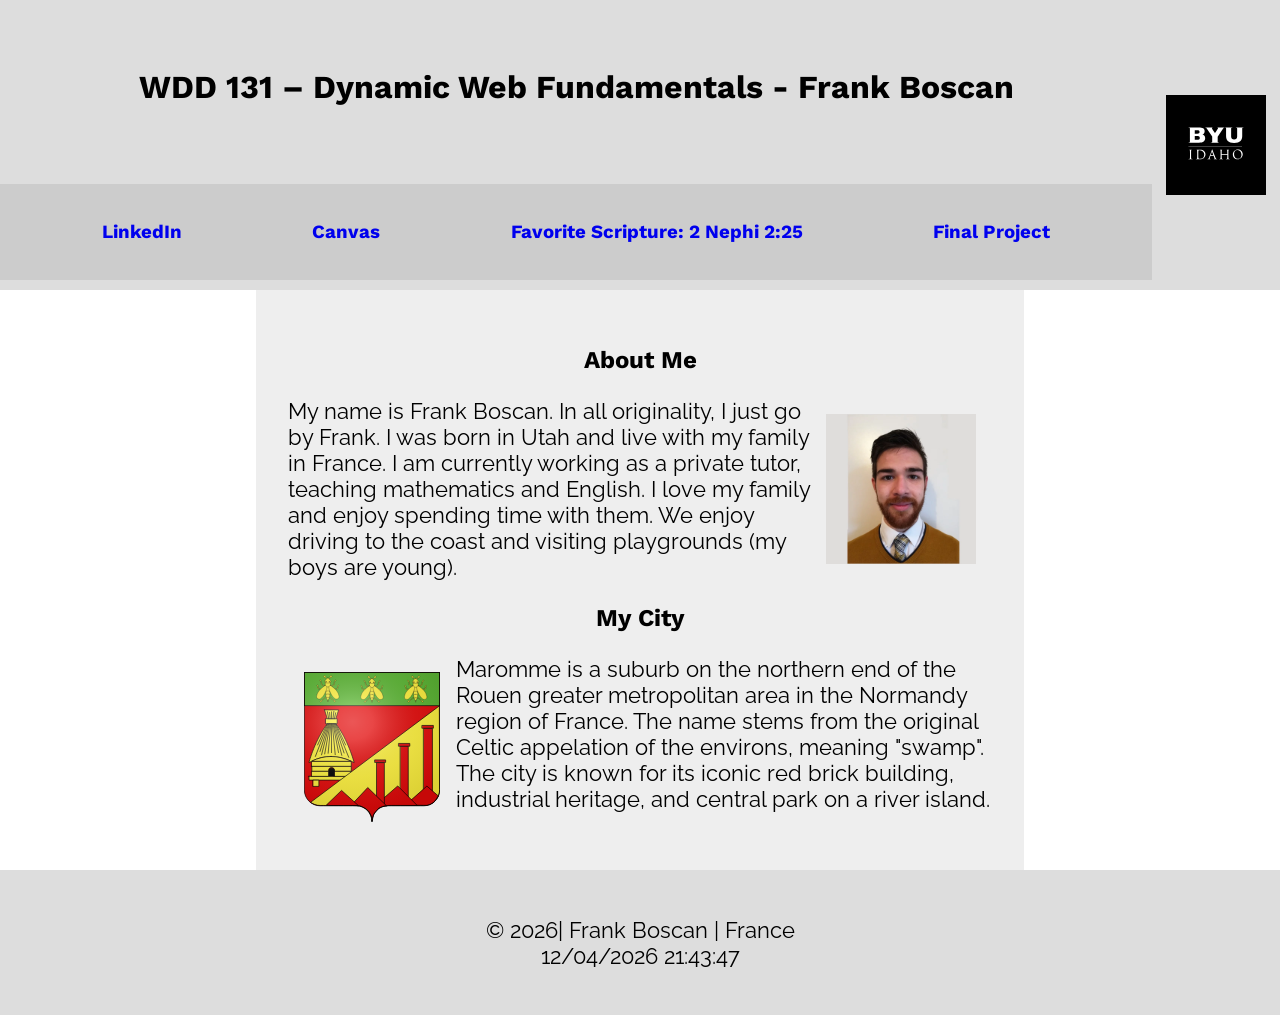
<file: week01/index.html>
<!DOCTYPE html>
<html lang="en">
  <head>
    <meta charset="UTF-8">
    <meta name="viewport" content="width=device-width, initial-scale=1.0">
    <meta name="description" content="course: WDD 131 – Dynamic Web Fundamentals, author: Frank Ronald Boscan. This is the webpage built over the course of the class, focusing on basic HTML, CSS, and Javascript.">
    <meta name="author" content="Frank Boscan">
    <title>WDD 131 – Dynamic Web Fundamentals – Frank Boscan</title>
    <link rel="stylesheet" href="styles/base.css">
    <link rel="preconnect" href="https://fonts.googleapis.com">
    <link rel="preconnect" href="https://fonts.gstatic.com" crossorigin>
    <link href="https://fonts.googleapis.com/css2?family=Raleway:ital,wght@0,100..900;1,100..900&family=Work+Sans:ital,wght@0,100..900;1,100..900&display=swap" rel="stylesheet">
    <script src="scripts/getdates.js" defer></script>
  </head>
  <body>
    <header>
      <span id="course-title">
        <h1>WDD 131 – Dynamic Web Fundamentals - <strong>Frank Boscan</strong></h1>
      </span>
      <img src="images/byui-logo.svg" alt="BYU-Idaho logo" height="100" width="auto" id="logo">
      <h3>
        <nav>
          <a href="https://www.linkedin.com/">LinkedIn</a>
          <a href="https://byupw.instructure.com/">Canvas</a>
          <a href="https://www.churchofjesuschrist.org/study/scriptures/bofm/2-ne/2?lang=eng&id=p25#p25">Favorite Scripture: 2 Nephi 2:25</a>
          <a href="#project">Final Project</a>
        </nav>
      </h3>
    </header>
    <main>
      <section class="card">
        <h2>About Me</h2>
        <img src="images/profile.webp" alt="profile picture" width="auto" height="150">
        <p>My name is Frank Boscan. In all originality, I just go by Frank. I was born in Utah and live with my family in France. I am currently working as a private tutor, teaching mathematics and English. I love my family and enjoy spending time with them. We enjoy driving to the coast and visiting playgrounds (my boys are young).</p>
      </section>
      <section class="card">
        <h2>My City</h2>
        <img src="images/blason-maromme.svg" alt="city coat of arms" width="auto" height="150">
        <p>Maromme is a suburb on the northern end of the Rouen greater metropolitan area in the Normandy region of France. The name stems from the original Celtic appelation of the environs, meaning "swamp". The city is known for its iconic red brick building, industrial heritage, and central park on a river island.</p>
      </section>
    </main>
    <footer>
      <p>© <span id="currentyear"></span>| Frank Boscan | France</p>
      <p id="lastModified"></p>
    </footer>
  </body>
</html>
</file>
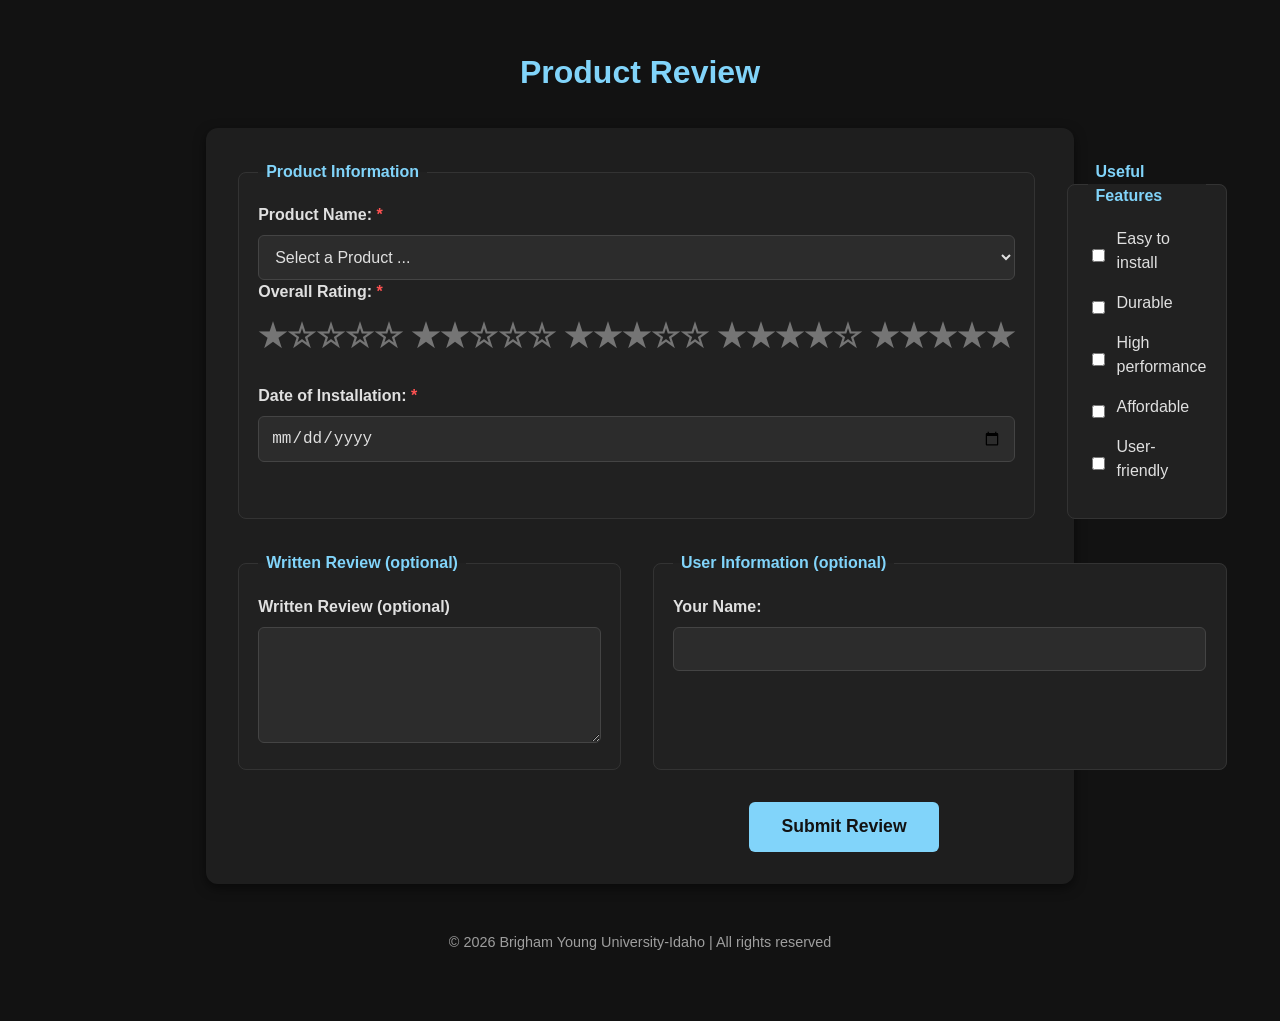
<file: form.html>
<!DOCTYPE html>
<html lang="en">
<head>
    <meta charset="UTF-8">
    <meta name="viewport" content="width=device-width, initial-scale=1.0">
    <meta name="description" content="Submit your review for our products including flux capacitor, power laces, and more. Rate and share your experience.">
    <meta name="author" content="Frank Boscan">
    <title>Product Review Form</title>
    <link rel="stylesheet" href="styles/form.css">
    <script src="scripts/form.js" defer></script>
</head>
<body>
    <header>
        <h1>Product Review</h1>
    </header>

    <main>
        <form action="review.html" method="get" novalidate>
            <fieldset>
                <legend>Product Information</legend>

                <label for="product">Product Name: <span class="required">*</span></label>
                <select id="product" name="product" required>
                    <option value="" disabled selected>Select a Product ...</option>
                </select>

                <label>Overall Rating: <span class="required">*</span></label>
                <div class="rating" role="radiogroup" aria-labelledby="rating-label">
                    <span id="rating-label" class="screenreader-only">Overall Rating</span>
                    <div>
                        <input type="radio" id="rate5" name="rating" value="5" required>
                        <label for="rate5">★★★★★</label>
                    </div>
                    <div>
                        <input type="radio" id="rate4" name="rating" value="4" required>
                        <label for="rate4">★★★★☆</label>
                    </div>
                    <div>
                        <input type="radio" id="rate3" name="rating" value="3" required>
                        <label for="rate3">★★★☆☆</label>
                    </div>
                    <div>
                        <input type="radio" id="rate2" name="rating" value="2" required>
                        <label for="rate2">★★☆☆☆</label>
                    </div>
                    <div>
                        <input type="radio" id="rate1" name="rating" value="1" required>
                        <label for="rate1">★☆☆☆☆</label>
                    </div>
                </div>

                <label for="installDate">Date of Installation: <span class="required">*</span></label>
                <input type="date" id="installDate" name="installDate" required>
            </fieldset>

            <fieldset>
                <legend>Useful Features</legend>
                <div class="checkbox-group">
                    <div class="checkbox-item"><input type="checkbox" id="easyInstall" name="features" value="Easy to install"><label for="easyInstall">Easy to install</label></div>
                    <div class="checkbox-item"><input type="checkbox" id="durable" name="features" value="Durable"><label for="durable">Durable</label></div>
                    <div class="checkbox-item"><input type="checkbox" id="highPerf" name="features" value="High performance"><label for="highPerf">High performance</label></div>
                    <div class="checkbox-item"><input type="checkbox" id="affordable" name="features" value="Affordable"><label for="affordable">Affordable</label></div>
                    <div class="checkbox-item"><input type="checkbox" id="userFriendly" name="features" value="User-friendly"><label for="userFriendly">User-friendly</label></div>
                </div>
            </fieldset>

            <fieldset>
                <legend>Written Review (optional)</legend>
                <label for="reviewText">Written Review (optional)</label>
                <textarea id="reviewText" name="review" rows="5"></textarea>
            </fieldset>

            <fieldset>
                <legend>User Information (optional)</legend>
                <label for="userName">Your Name:</label>
                <input type="text" id="userName" name="userName">
            </fieldset>

            <input type="submit" value="Submit Review">
        </form>
    </main>

    <footer>
        <p>© <span id="currentYear"></span> Brigham Young University-Idaho | All rights reserved</p>
    </footer>
</body>
</html>
</file>
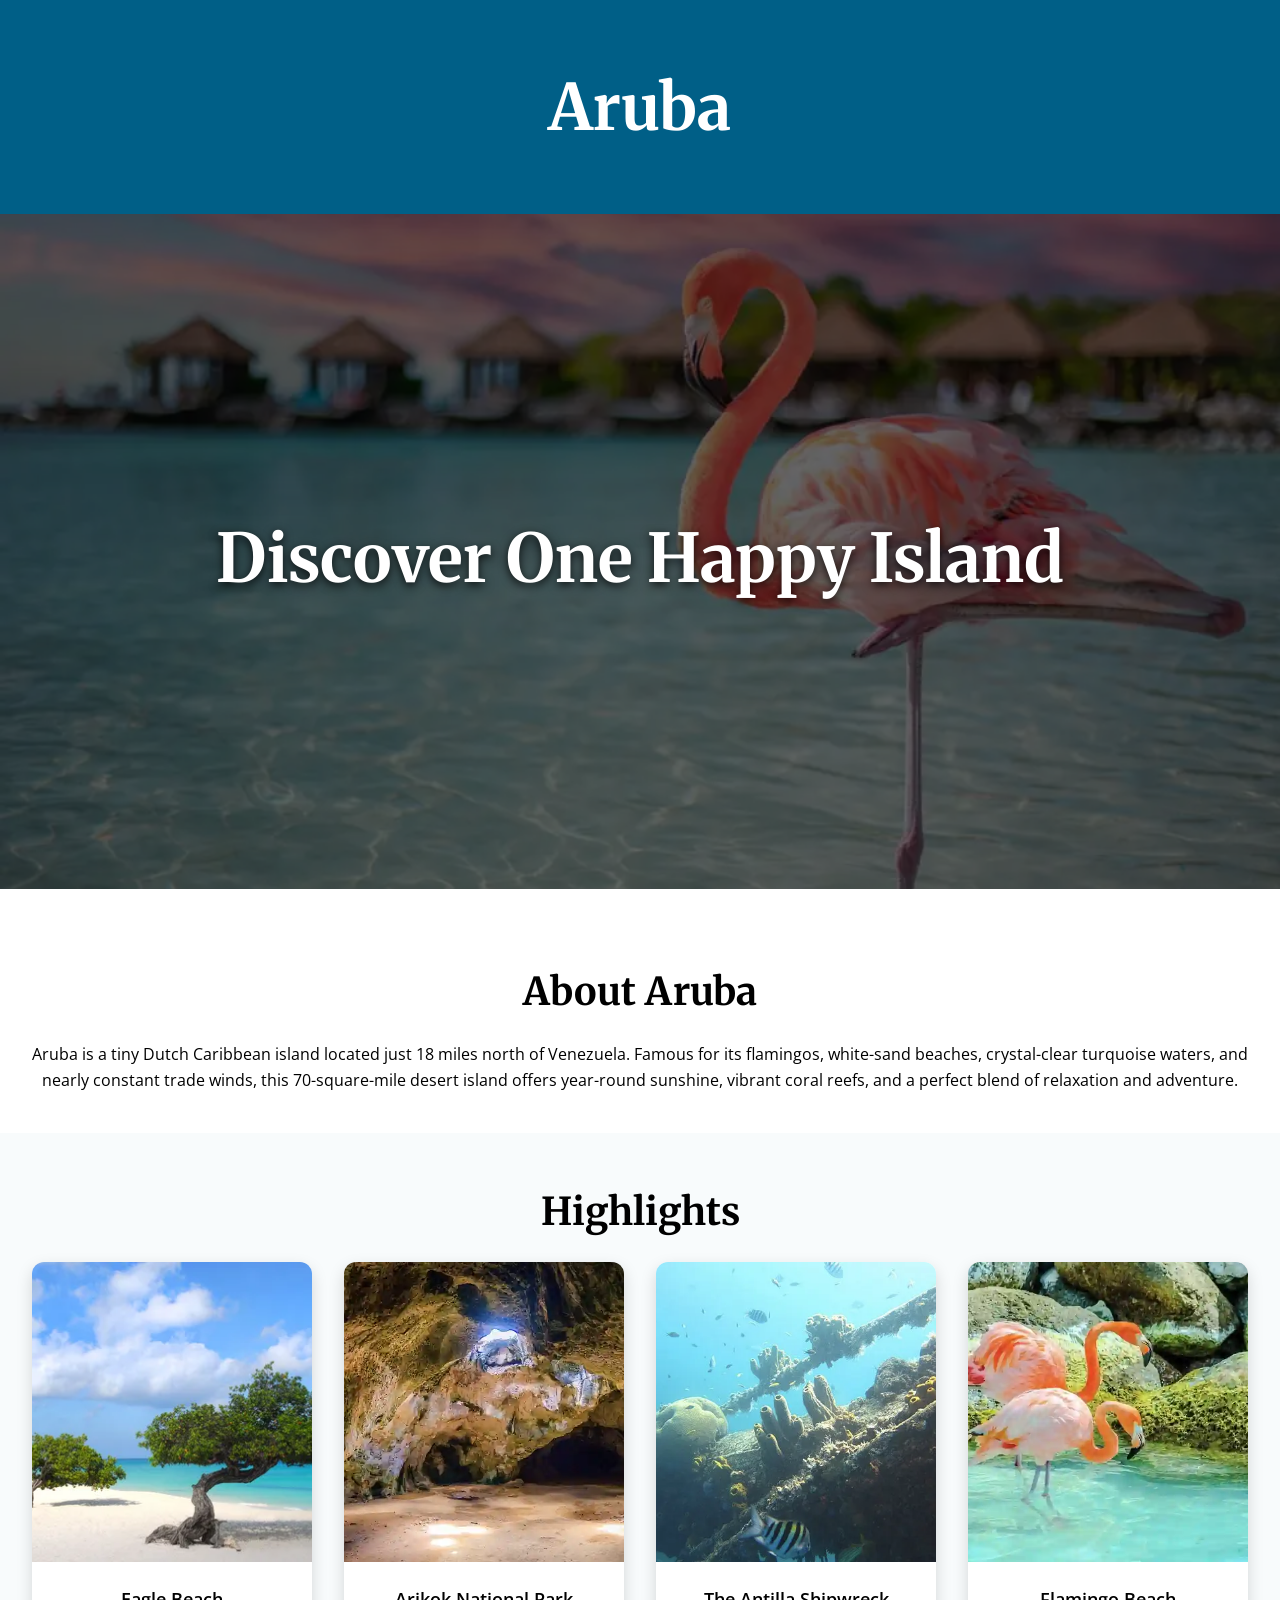
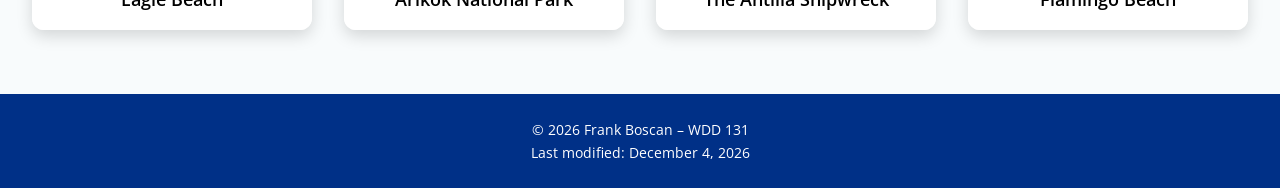
<file: place.html>
<!DOCTYPE html>
<html lang="en">
<head>
  <meta charset="UTF-8">
  <meta name="viewport" content="width=device-width, initial-scale=1.0">
  <meta name="description" content="Discover Aruba – One Happy Island. White-sand beaches, crystal waters, and endless sunshine.">
  <meta name="author" content="Frank Boscan">
  <title>Aruba – One Happy Island</title>

  <link rel="preconnect" href="https://fonts.googleapis.com">
  <link rel="preconnect" href="https://fonts.gstatic.com" crossorigin>
  <link href="https://fonts.googleapis.com/css2?family=Merriweather:wght@400;700&family=Open+Sans:wght@400;600&display=swap" rel="stylesheet">

  <link rel="stylesheet" href="styles/place.css">
  <link rel="stylesheet" href="styles/place-large.css">

  <script defer src="scripts/place.js"></script>
</head>
<body>
  <header>
    <h1>Aruba</h1>
  </header>

  <main>
    <section class="hero">
      <picture>
        <source srcset="images/aruba-flamingo.webp" media="(min-width: 600px)">
        <img src="images/aruba-palm.webp" alt="Palm beach in Aruba at sunset">
      </picture>
      <div class="hero-overlay">
        <h2>Discover One Happy Island</h2>
      </div>
    </section>

    <section class="about">
      <h2>About Aruba</h2>
      <p>Aruba is a tiny Dutch Caribbean island located just 18 miles north of Venezuela. Famous for its flamingos, white-sand beaches, crystal-clear turquoise waters, and nearly constant trade winds, this 70-square-mile desert island offers year-round sunshine, vibrant coral reefs, and a perfect blend of relaxation and adventure.</p>
    </section>

    <section class="highlights">
      <h2>Highlights</h2>
      <div class="grid">
        <figure>
          <img src="images/eagle-beach.webp" alt="Eagle Beach – one of the world’s best beaches">
          <figcaption>Eagle Beach</figcaption>
        </figure>
        <figure>
          <img src="images/arikok.webp" alt="Arikok National Park rocky landscape">
          <figcaption>Arikok National Park</figcaption>
        </figure>
        <figure>
          <img src="images/antilla.webp" alt="Antilla Shipwreck underwater">
          <figcaption>The Antilla Shipwreck</figcaption>
        </figure>
        <figure>
          <img src="images/flamingos.webp" alt="Flamingos on Renaissance Island">
          <figcaption>Flamingo Beach</figcaption>
        </figure>
      </div>
    </section>
  </main>

  <footer>
    <p>© <span id="year"></span> Frank Boscan – WDD 131</p>
    <p id="last-modified">Last modified: <span id="lastModified"></span></p>
  </footer>
</body>
</html>
</file>
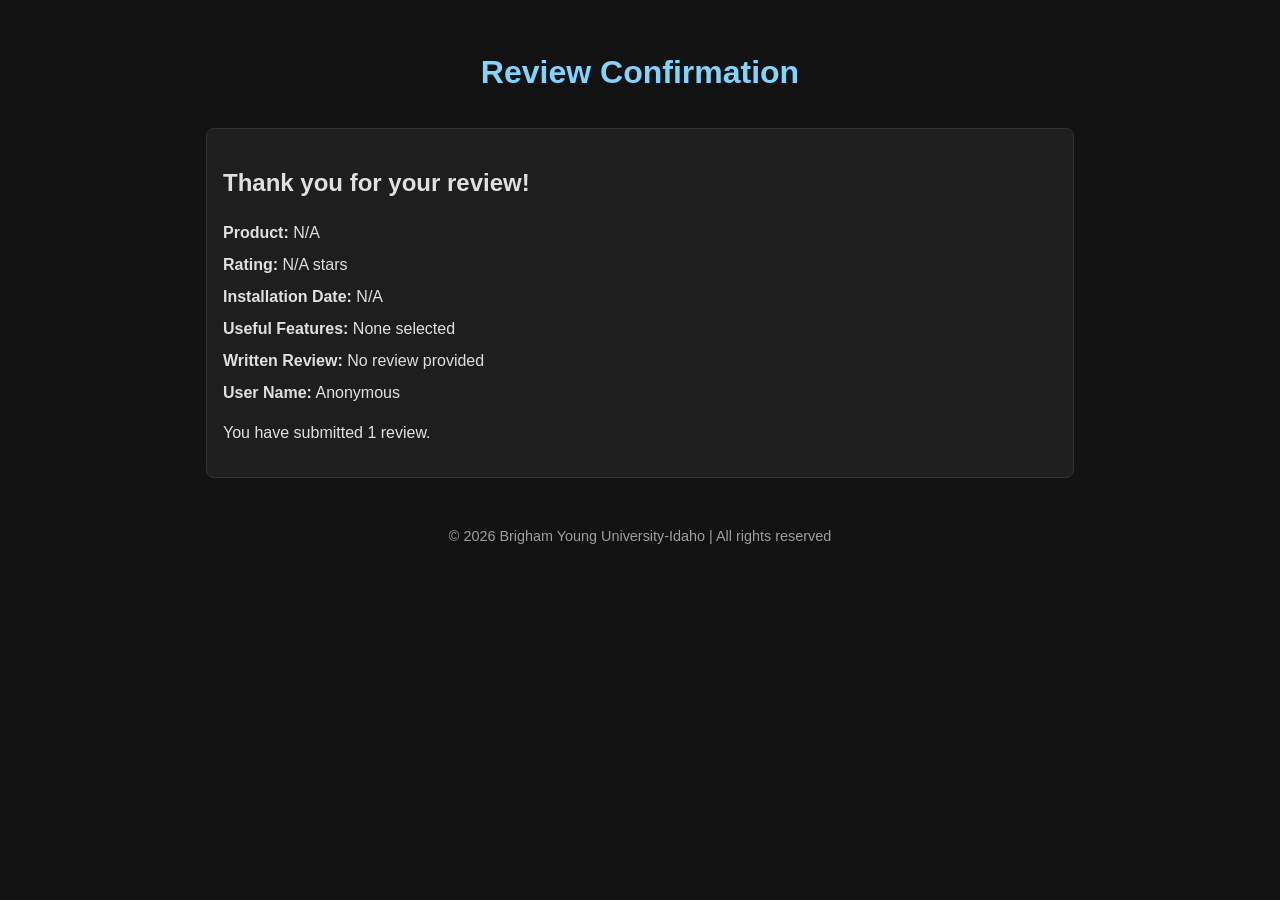
<file: review.html>
<!DOCTYPE html>
<html lang="en">
<head>
    <meta charset="UTF-8">
    <meta name="viewport" content="width=device-width, initial-scale=1.0">
    <title>Review Confirmation</title>
    <link rel="stylesheet" href="styles/form.css">
    <script src="scripts/review.js" defer></script>
</head>
<body>
    <header>
        <h1>Review Confirmation</h1>
    </header>
    <main>
        <div id="confirmation">
            <h2>Thank you for your review!</h2>
            <div id="reviewDetails"></div>
            <p id="reviewCount"></p>
        </div>
    </main>
    <footer>
        <p>© <span id="currentYear"></span> Brigham Young University-Idaho | All rights reserved</p>
    </footer>
</body>
</html>
</file>
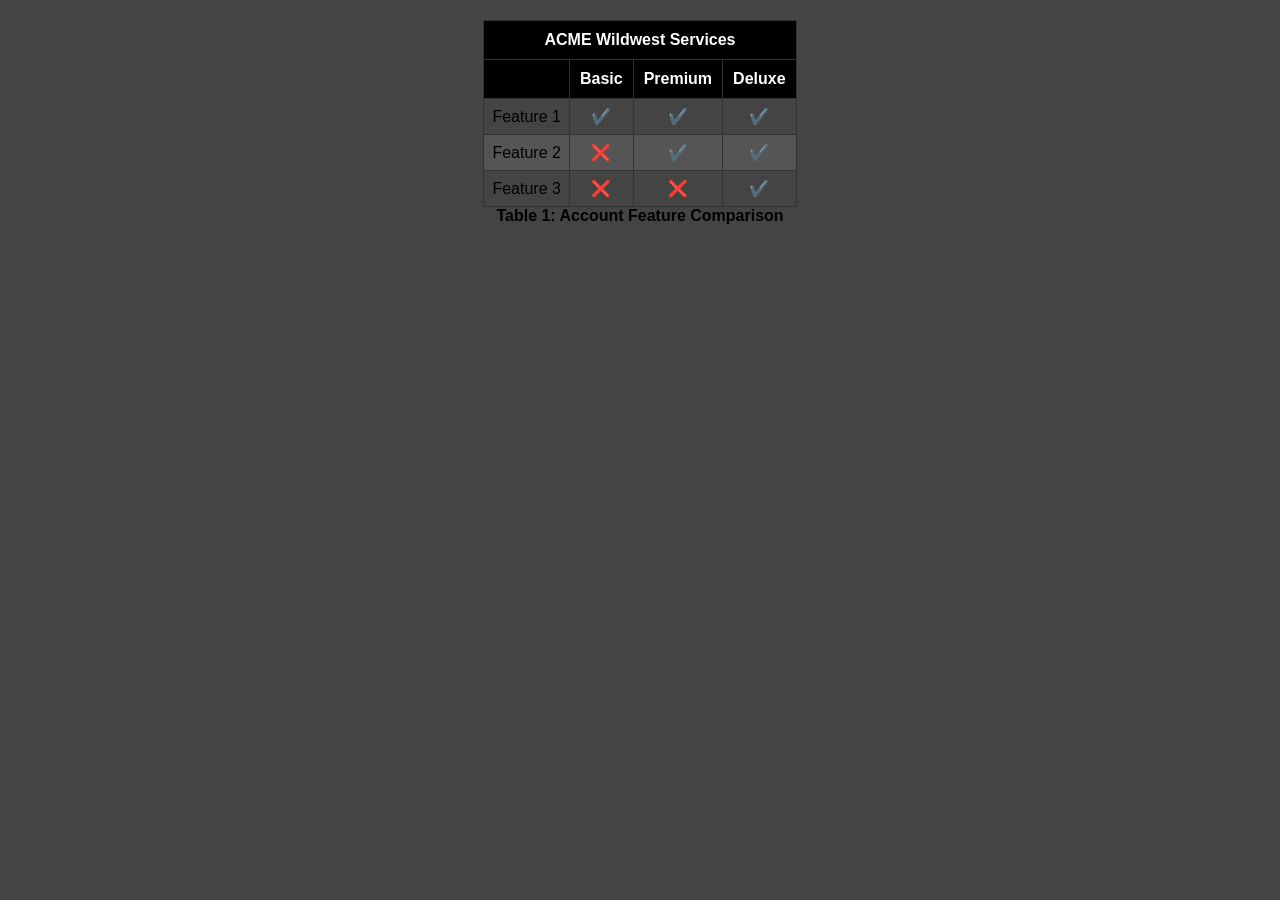
<file: table.html>
<!DOCTYPE html>
<html lang="en">
  <head>
    <meta charset="UTF-8">
    <meta name="viewport" content="width=device-width, initial-scale=1.0">
    <title>ACME Wildwest Services Table</title>
    <link rel="stylesheet" href="styles/table.css">
  </head>
  
  <body>
    <table>
      <caption>
        Table 1: Account Feature Comparison
      </caption>

      <thead>
        <tr>
          <th colspan="4">ACME Wildwest Services</th>
        </tr>
        <tr>
          <th></th>
          <th>Basic</th>
          <th>Premium</th>
          <th>Deluxe</th>
        </tr>
      </thead>

      <tbody>
        <tr>
          <td>Feature 1</td>
          <td class="check">✔️</td>
          <td class="check">✔️</td>
          <td class="check">✔️</td>
        </tr>
        <tr>
          <td>Feature 2</td>
          <td class="cross">❌</td>
          <td class="premium-check">✔️</td>
          <td class="deluxe-check">✔️</td>
        </tr>
        <tr>
          <td>Feature 3</td>
          <td class="cross">❌</td>
          <td class="cross">❌</td>
          <td class="deluxe-check">✔️</td>
        </tr>
      </tbody>
    </table>
  </body>
</html>
</file>
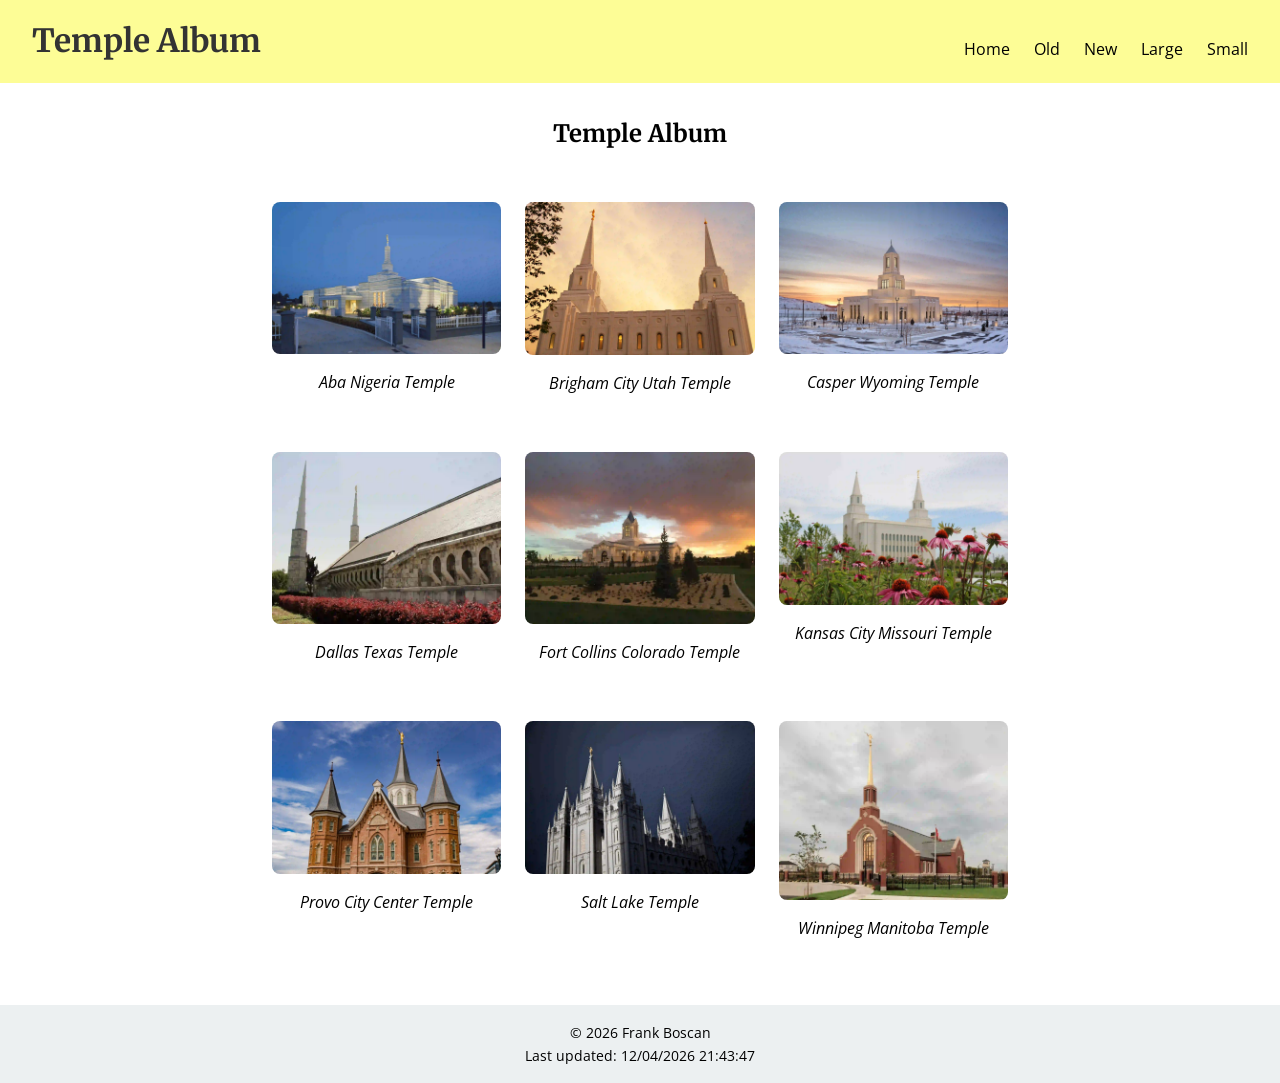
<file: temples.html>
<!DOCTYPE html>
<html lang="en">
  <head>
      <meta charset="UTF-8">
      <meta name="viewport" content="width=device-width, initial-scale=1.0">
      <meta name="description" content="A responsive photo album featuring nine of my favorite temple photos, built with HTML, CSS, and JavaScript.">
      <meta name="author" content="Frank Boscan">
      <title>Temple Album</title>
      <link rel="stylesheet" href="styles/temples.css">
      <link rel="stylesheet" href="styles/temples-large.css">
      <link rel="stylesheet" href="https://fonts.googleapis.com/css2?family=Merriweather&family=Open+Sans&display=swap">
      <link rel="preconnect" href="https://fonts.googleapis.com">
      <link rel="preconnect" href="https://fonts.gstatic.com" crossorigin>
      <script defer src="scripts/temples.js"></script>
  </head>

  <body>
    <header>
      <h1>Temple Album</h1>
      <nav>
        <button id="menu">☰</button>
        <ul id="nav-links">
          <li><a href="#">Home</a></li>
          <li><a href="#">Old</a></li>
          <li><a href="#">New</a></li>
          <li><a href="#">Large</a></li>
          <li><a href="#">Small</a></li>
        </ul>
      </nav>
    </header>
 
    <main>
      <h2>Temple Album</h2>
        <figure>
          <img src="images/aba_nigeria_temple.webp" alt="Aba Nigeria Temple">
          <figcaption>Aba Nigeria Temple</figcaption>
        </figure>
        <figure>
          <img src="images/brigham_city_temple.webp" alt="Brigham City Utah Temple">
          <figcaption>Brigham City Utah Temple</figcaption>
        </figure>
        <figure>
          <img src="images/casper_wyoming_temple.webp" alt="Casper Wyoming Temple">
          <figcaption>Casper Wyoming Temple</figcaption>
        </figure>
        <figure>
          <img src="images/dallas_texas_temple.webp" alt="Dallas Texas Temple">
          <figcaption>Dallas Texas Temple</figcaption>
        </figure>
        <figure>
          <img src="images/fort_collins_temple.webp" alt="Fort Collins Colorado Temple">
          <figcaption>Fort Collins Colorado Temple</figcaption>
        </figure>
        <figure>
          <img src="images/kansas_city_temple.webp" alt="Kansas City Missouri Temple">
          <figcaption>Kansas City Missouri Temple</figcaption>
        </figure>
        <figure>
          <img src="images/provo_city_center_temple.webp" alt="Provo City Center Temple">
          <figcaption>Provo City Center Temple</figcaption>
        </figure>
        <figure>
          <img src="images/salt_lake_temple.webp" alt="Salt Lake Temple">
          <figcaption>Salt Lake Temple</figcaption>
        </figure>
        <figure>
          <img src="images/winnipeg_manitoba_temple.webp" alt="Winnipeg Manitoba Temple">
          <figcaption>Winnipeg Manitoba Temple</figcaption>
        </figure>
    </main>
    
    <footer>
      <p>© <span id="year"></span> Frank Boscan</p>
      <p>Last updated: <span id="lastModified"></span></p>
    </footer>
  </body>
</html>
</file>
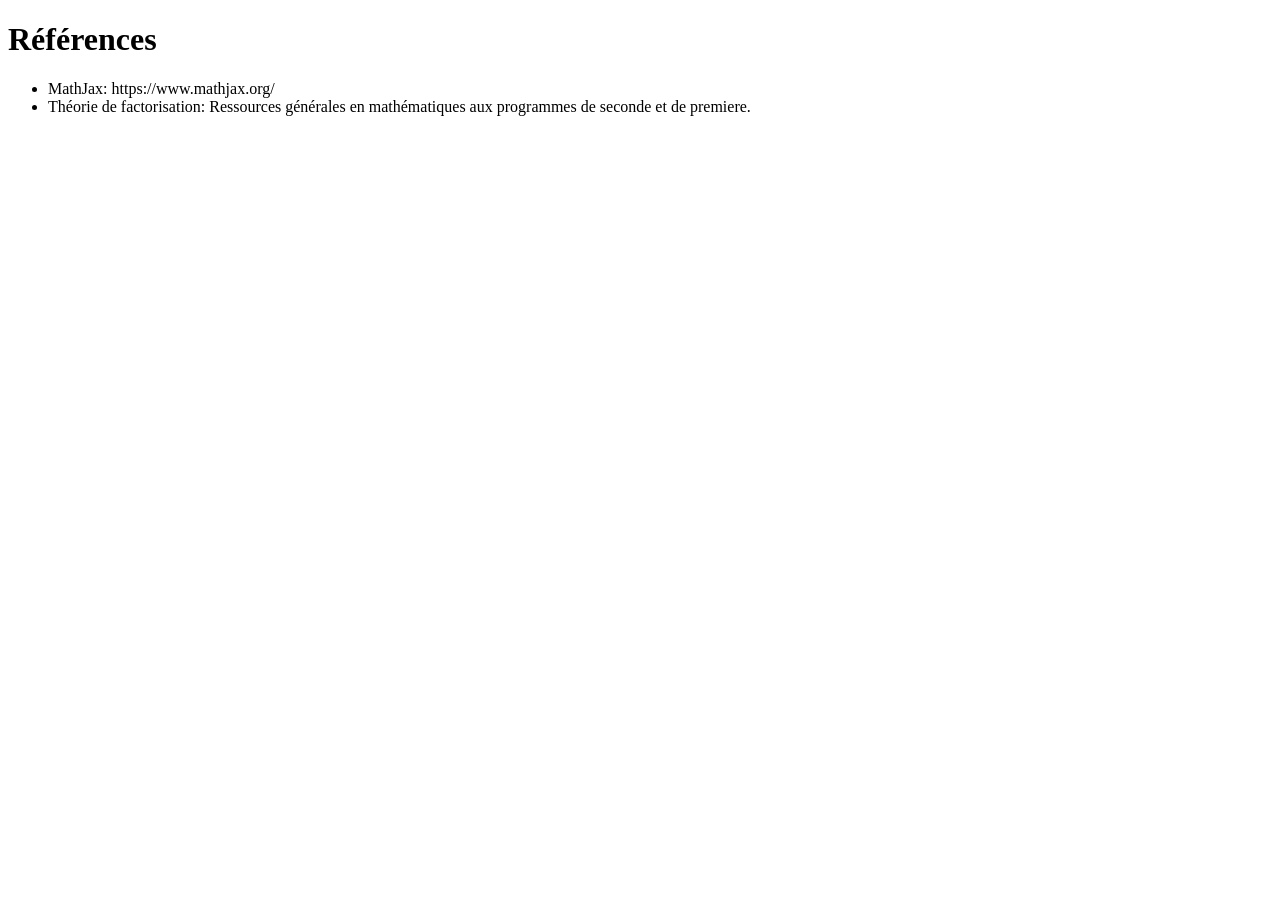
<file: project/references.html>
<!DOCTYPE html>
<html lang="fr">
<head>
    <meta charset="UTF-8">
    <meta name="viewport" content="width=device-width, initial-scale=1.0">
    <title>Références</title>
</head>
<body>
    <h1>Références</h1>
    <ul>
        <li>MathJax: https://www.mathjax.org/</li>
        <li>Théorie de factorisation: Ressources générales en mathématiques aux programmes de seconde et de premiere.</li>
    </ul>
</body>
</html>
</file>
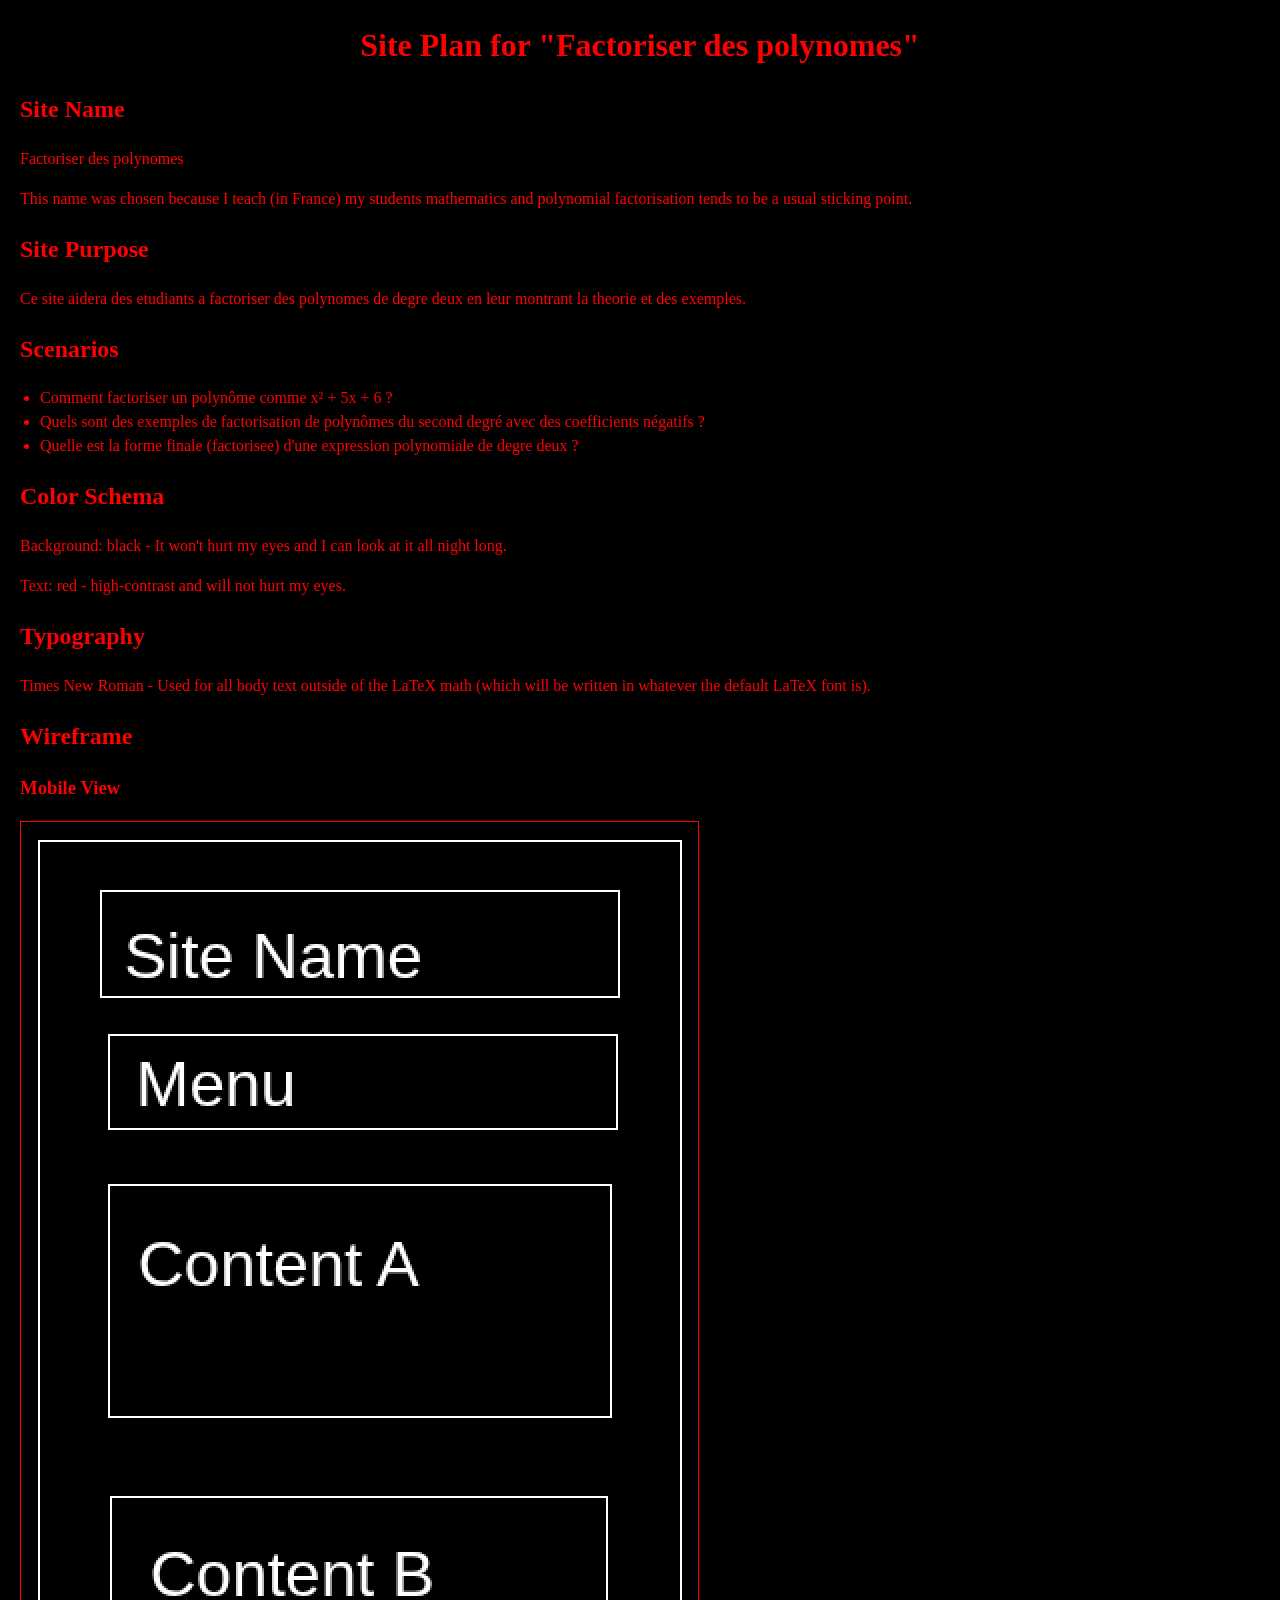
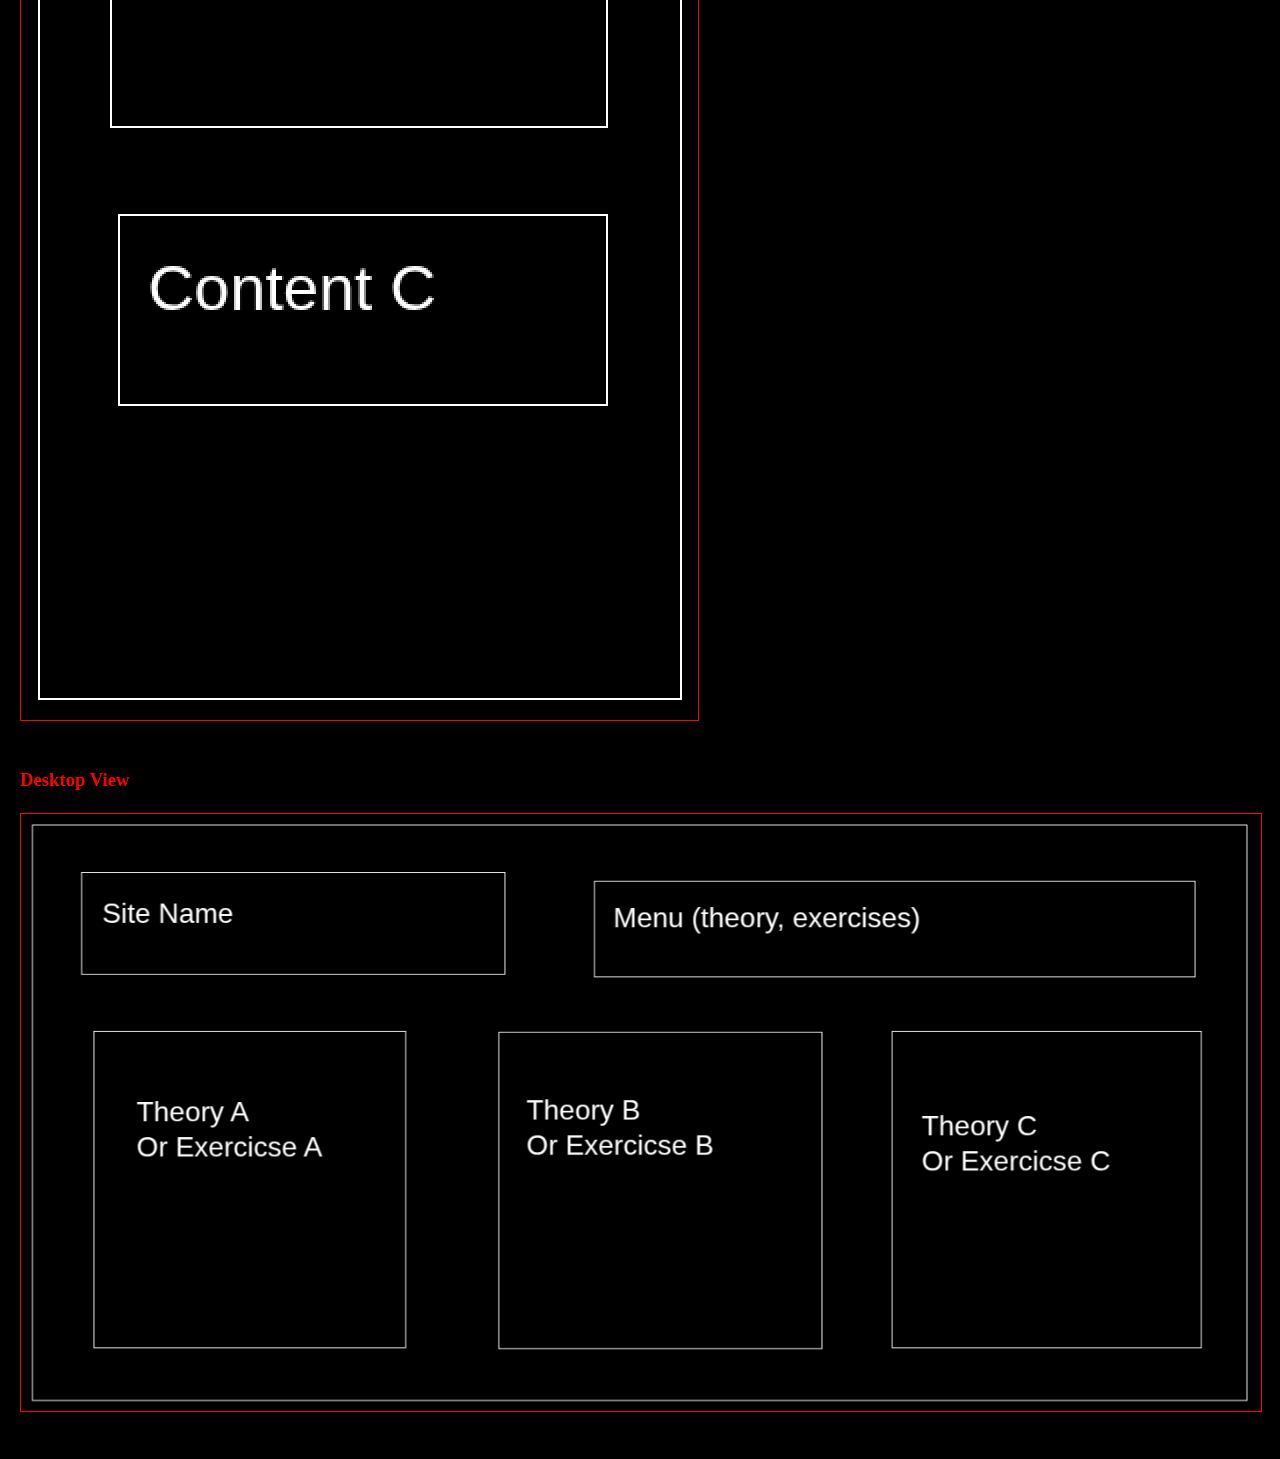
<file: project/siteplan.html>
<!DOCTYPE html>
<html lang="fr">
<head>
    <meta charset="UTF-8">
    <meta name="viewport" content="width=device-width, initial-scale=1.0">
    <meta name="description" content="Site d'aide aux devoirs en mathematiques destine a la factorisation de polynomes de degre deux">
    <meta name="author" content="Frank Boscan"> 
    <title>Site Plan - Factoriser des polynomes</title>
    <link rel="stylesheet" href="styles/styles.css">
</head>
<body>
    <header>
        <h1>Site Plan for "Factoriser des polynomes"</h1>
    </header>

    <section>
        <h2>Site Name</h2>
        <p>Factoriser des polynomes</p>
        <p>This name was chosen because I teach (in France) my students mathematics and polynomial factorisation tends to be a usual sticking point.</p>
    </section>

    <section>
        <h2>Site Purpose</h2>
        <p>Ce site aidera des etudiants a factoriser des polynomes de degre deux en leur montrant la theorie et des exemples.</p>
    </section>

    <section>
        <h2>Scenarios</h2>
        <ul>
            <li>Comment factoriser un polynôme comme x² + 5x + 6 ?</li>
            <li>Quels sont des exemples de factorisation de polynômes du second degré avec des coefficients négatifs ?</li>
            <li>Quelle est la forme finale (factorisee) d'une expression polynomiale de degre deux ?
        </ul>
    </section>

    <section>
        <h2>Color Schema</h2>
        <p>Background: black - It won't hurt my eyes and I can look at it all night long.</p>
        <p>Text: red - high-contrast and will not hurt my eyes.</p>
    </section>

    <section>
        <h2>Typography</h2>
        <p>Times New Roman - Used for all body text outside of the LaTeX math (which will be written in whatever the default LaTeX font is).</p>
    </section>

    <section>
        <h2>Wireframe</h2>
        <h3>Mobile View</h3>
        <img src="images/project-wireframe-mobile.png" alt="Mobile wireframe sketch of homepage">
        
        <h3>Desktop View</h3>
        <img src="images/project-wireframe-desktop.png" alt="Desktop wireframe sketch of homepage">
    </section>
</body>
</html>
</file>
<file: week01/styles/base.css>
* {
  box-sizing: border-box;
  margin: 0;
  padding: 0;
}

body {
  display: grid;
  font-family: 'Raleway', serif;
  font-size: 1em;
  grid-template: 2fr 4fr 1fr / 1fr 3fr 1fr;
}

footer {
  text-align: center;
  align-content: center;
}

footer, header {
  background-color: #ddd;
  grid-column: 1 / 4;
}

header {
  align-items: center;
  display: grid;
  grid-template: 3fr 2fr / 9fr 1fr;
  flex-direction: column;
}

header img {
  grid-area: 1 / 2 / 3 / 3;
  justify-self: center;
}

header span {
  grid-area: 1 / 1 / 2 / 2;
  text-align: center;
}

header nav {
  background-color: #ccc;
  grid-area: 2 / 1 / 2 / 2;
  padding: 2em;
}

h1, h2, h3 {
  font-family: 'Work Sans', serif;
}

h2 {
  text-align: center;
  padding: 1em;
}

main {
  background-color: #eee;
  grid-column: 2 / 3;
  padding: 2em;
}

nav {
  display: flex;
  justify-content: space-around;
}

nav a {
  text-decoration: none;
}

nav a:hover {
  background-color: red;
}

p {
  font-size: 1.4em;
}

section.card:first-of-type img {
  float: right;
  margin: 1em;
}

section.card:last-of-type img {
  float: left;
  margin: 1em;
}

section h2 {
  grid-area: 1 / 1 / 2 / 2;
}
</file>
<file: styles/form.css>
*,
*::before,
*::after {
  box-sizing: border-box;
}

body {
  font-family: 'Montserrat', Arial, sans-serif;
  max-width: 900px;
  margin: 2rem auto;
  padding: 1rem;
  background: #121212;
  color: #e0e0e0;
  line-height: 1.5;
}

header {
  text-align: center;
  margin-bottom: 2rem;
}

h1 {
  color: #81d4fa;
  margin: 0;
}

form {
  display: grid;
  gap: 1.8rem;
  background: #1e1e1e;
  padding: 2rem;
  border-radius: 12px;
  box-shadow: 0 4px 12px rgba(0,0,0,0.5);
}

fieldset {
  border: 1px solid #333;
  border-radius: 8px;
  padding: 1.2rem;
  margin: 0;
  background: #212121;
}

legend {
  font-weight: bold;
  color: #81d4fa;
  padding: 0 0.5rem;
}

label {
  display: block;
  margin-bottom: 0.5rem;
  font-weight: 600;
}

.required {
  color: #ff5252;
}

select,
input[type="date"],
input[type="text"],
textarea {
  width: 100%;
  padding: 0.75rem;
  border: 1px solid #444;
  border-radius: 6px;
  font-size: 1rem;
  background: #2c2c2c;
  color: #e0e0e0;
}

.rating {
  display: flex;
  flex-direction: row-reverse;
  gap: 0.5rem;
  margin: 0.5rem 0 1rem;
  justify-content: flex-end;
}

.rating input[type="radio"] {
  display: none;
}

.rating label {
  cursor: pointer;
  font-size: 2rem;
  color: #757575;
  transition: color 0.2s;
}

.rating label:hover,
.rating label:hover ~ label,
.rating input:checked ~ label {
  color: #ffeb3b;
}

.checkbox-group .checkbox-item {
  display: flex;
  align-items: center;
  margin-bottom: 0.5rem;
}

.checkbox-group input[type="checkbox"] {
  margin-right: 0.75rem;
}

.checkbox-group label {
  font-weight: normal;
}

input[type="submit"] {
  justify-self: start;
  padding: 0.9rem 2rem;
  background: #81d4fa;
  color: #121212;
  border: none;
  border-radius: 6px;
  font-size: 1.1rem;
  font-weight: bold;
  cursor: pointer;
  transition: background 0.3s;
}

input[type="submit"]:hover {
  background: #4fc3f7;
}

footer {
  text-align: center;
  margin-top: 3rem;
  font-size: 0.9rem;
  color: #9e9e9e;
}

@media (min-width: 640px) {
  form {
    grid-template-columns: 1fr 1fr;
    gap: 2rem;
  }

  fieldset:nth-child(1),
  fieldset:nth-child(4),
  fieldset:nth-child(5) {
    grid-column: span 2;
  }

  input[type="submit"] {
    justify-self: center;
  }
}

@media (min-width: 900px) {
  form {
    grid-template-columns: repeat(3, 1fr);
  }

  fieldset:nth-child(1),
  fieldset:nth-child(4) {
    grid-column: span 2;
  }

  input[type="submit"] {
    grid-column: 2 / 3;
  }
}

.screenreader-only {
  position: absolute;
  width: 1px;
  height: 1px;
  padding: 0;
  margin: -1px;
  overflow: hidden;
  clip: rect(0,0,0,0);
  white-space: nowrap;
  border: 0;
}

#confirmation {
  background-color: #1e1e1e;
  padding: 1em;
  border: 1px solid #333;
  border-radius: 8px;
  color: #e0e0e0;
}

#reviewDetails p {
  margin: 0.5em 0;
}
</file>
<file: styles/place.css>
* { box-sizing: border-box; margin: 0; padding: 0; }

body {
  font-family: 'Open Sans', sans-serif;
  line-height: 1.6;
  background: #f8fbfc;
}

h1, h2 { font-family: 'Merriweather', serif; }
h1 { font-size: 2.5rem; }
h2 { font-size: 1.9rem; margin: 2rem 0 1.2rem; text-align: center; }

header {
  background: #005f87;
  color: white;
  text-align: center;
  padding: 2rem 1rem;
}

.hero {
  position: relative;
  height: 65vh;
  overflow: hidden;
}

.hero picture, .hero img {
  width: 100%;
  height: 100%;
  object-fit: cover;
  display: block;
}

.hero-overlay {
  position: absolute;
  inset: 0;
  background: rgba(0,0,0,0.6);
  display: grid;
  place-items: center;
  color: white;
}

.hero-overlay h2 {
  font-size: 2.4rem;
  text-shadow: 0 3px 10px rgba(0,0,0,0.8);
}

.about {
  padding: 2.5rem 1.5rem;
  text-align: center;
  background: white;
}

.highlights h2 { margin-top: 3rem; }

.grid {
  display: grid;
  gap: 1.5rem;
  padding: 0 1rem 3rem;
}

.grid figure {
  margin: 0;
  border-radius: 12px;
  overflow: hidden;
  box-shadow: 0 6px 16px rgba(0,0,0,0.15);
  background: white;
}

.grid img {
  width: 100%;
  height: 240px;
  object-fit: cover;
}

.grid figcaption {
  padding: 1rem;
  text-align: center;
  font-weight: 600;
  background: white;
  font-size: 1.1rem;
}

footer {
  background: #003087;
  color: white;
  text-align: center;
  padding: 1.5rem;
  font-size: 0.9rem;
}
</file>
<file: styles/place-large.css>
@media (min-width: 600px) {
  header { padding: 3.5rem 1rem; }
  h1 { font-size: 4rem; }
  .hero { height: 75vh; }
  .hero-overlay h2 { font-size: 4.2rem; }
  h2 { font-size: 2.4rem; }
  .grid {
    grid-template-columns: 1fr 1fr;
    gap: 2rem;
    padding: 0 2rem 4rem;
  }
  .grid img { height: 280px; }
}

@media (min-width: 1000px) {
  .grid {
    grid-template-columns: repeat(4, 1fr);
    max-width: 1400px;
    margin: 0 auto;
  }
  .grid img { height: 300px; }
}
</file>
<file: styles/table.css>
* {
  background-color: #444;
}
table {
    border-collapse: collapse;
    margin: 20px auto;
    font-family: Arial, sans-serif;
}
caption {
    caption-side: bottom;
    font-weight: bold;
}
thead th {
    background-color: #000;
    color: #fff;
    padding: 10px;
}
th, td {
    border: 1px solid #333;
    padding: 8px;
    text-align: center;
}
tbody tr:nth-child(even) td {
    background-color: #555;
}
.check {
    color: green;
}
.cross {
    color: red;
}
.premium-check, .deluxe-check {
    color: purple; /* Adjust to match image if needed */
}
</file>
<file: styles/temples.css>
/* Reset, fonts */
* { margin: 0; padding: 0; box-sizing: border-box; }
body { font-family: 'Open Sans', sans-serif; line-height: 1.6; }
h1, h2 { font-family: 'Merriweather', serif; }

/* Header */
header { background: #fdfd96; color: #333; padding: 1rem; text-align: center; }
nav { margin-top: 1rem; }
#nav-links { list-style: none; display: none; } /* remove bullets and hide element */
#nav-links.open { display: block; }
#menu { font-size: 1.5rem; background: none; border: none; color: black; cursor: pointer; }

/* Main */
main { max-width: 800px; margin: 2rem auto; padding: 0 1rem; }
main h2 { text-align: center; margin-bottom: 1.5rem; }
main figure { margin-bottom: 1.5rem; text-align: center; }
main img { width: 100%; height: auto; border-radius: 8px; }
figcaption { margin-top: 0.5rem; font-style: italic; }

/* Footer */
footer { background: #ecf0f1; text-align: center; padding: 1rem; font-size: 0.9rem; }
</file>
<file: styles/temples-large.css>
@media (min-width: 48em) {
  header { display: flex; justify-content: space-between; align-items: center; padding: 1rem 2rem; }
  #menu { display: none; }
  #nav-links { display: flex; gap: 1.5rem; }
  #nav-links li a { color: black; text-decoration: none; }
  #nav-links li a:hover { text-decoration: underline; }

  main figure { margin-bottom: 2rem; }
  main { display: grid; grid-template-columns: repeat(3, 1fr); gap: 1.5rem; padding: 0 2rem; }
  main h2 { grid-column: 1 / -1; }
}
</file>
<file: project/styles/styles.css>
body {
    background-color: black;
    color: red;
    font-family: 'Times New Roman', Times, serif;
    margin: 20px;
    padding: 0;
    line-height: 1.5;
}

h1, h2, h3 {
    font-family: 'Times New Roman', Times, serif;
    color: red;
}

ul {
    list-style-type: disc;
    padding-left: 20px;
}

img {
    max-width: 100%;
    height: auto;
    border: 1px solid red;
    margin-bottom: 20px;
}

header {
    text-align: center;
}

nav ul {
    list-style-type: none;
    padding: 0;
    display: flex;
    justify-content: center;
    gap: 20px;
}

nav a {
    color: red;
    text-decoration: none;
}

main {
    padding: 20px;
}

footer {
    text-align: center;
    margin-top: 20px;
}

form {
    display: flex;
    flex-direction: column;
    gap: 10px;
    max-width: 400px;
    margin: 0 auto;
}

label {
    font-weight: bold;
}

input, textarea, button {
    padding: 8px;
    font-family: 'Times New Roman', Times, serif;
    color: black;
}

button {
    cursor: pointer;
    background-color: red;
    color: black;
    border: none;
}

.solution {
    margin-top: 10px;
}

/* Responsive */
@media (min-width: 768px) {
    .content-grid {
        display: grid;
        grid-template-columns: repeat(3, 1fr);
        gap: 20px;
    }
    
    nav ul {
        flex-direction: row;
    }
}
</file>
